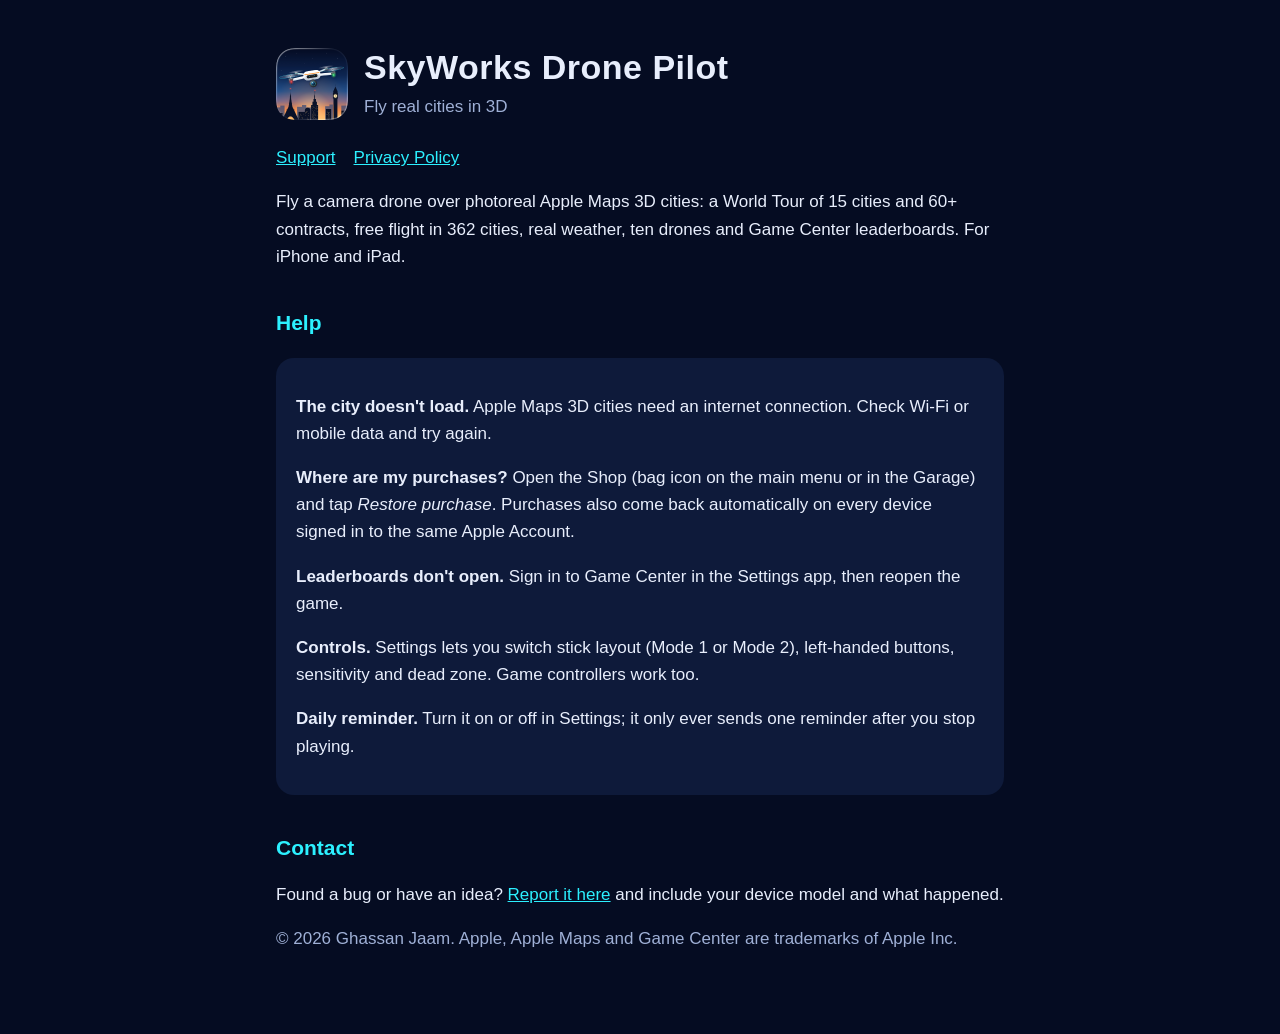
<file: index.html>
<!doctype html>
<html lang="en">
<head>
<meta charset="utf-8">
<meta name="viewport" content="width=device-width, initial-scale=1">
<title>SkyWorks Drone Pilot · Support</title>
<link rel="stylesheet" href="style.css">
</head>
<body>
<main>
<header>
  <img src="icon.png" alt="SkyWorks Drone Pilot app icon">
  <div><h1>SkyWorks Drone Pilot</h1><div class="dim">Fly real cities in 3D</div></div>
</header>
<nav><a href="index.html">Support</a><a href="privacy.html">Privacy Policy</a></nav>

<p>Fly a camera drone over photoreal Apple Maps 3D cities: a World Tour of 15 cities and 60+ contracts, free flight in
362 cities, real weather, ten drones and Game Center leaderboards. For iPhone and iPad.</p>

<h2>Help</h2>
<div class="card">
  <p><b>The city doesn't load.</b> Apple Maps 3D cities need an internet connection. Check Wi-Fi or mobile data and try again.</p>
  <p><b>Where are my purchases?</b> Open the Shop (bag icon on the main menu or in the Garage) and tap <i>Restore purchase</i>.
  Purchases also come back automatically on every device signed in to the same Apple Account.</p>
  <p><b>Leaderboards don't open.</b> Sign in to Game Center in the Settings app, then reopen the game.</p>
  <p><b>Controls.</b> Settings lets you switch stick layout (Mode 1 or Mode 2), left-handed buttons, sensitivity and dead
  zone. Game controllers work too.</p>
  <p><b>Daily reminder.</b> Turn it on or off in Settings; it only ever sends one reminder after you stop playing.</p>
</div>

<h2>Contact</h2>
<p>Found a bug or have an idea? <a href="https://github.com/ghassanjaa/skyworks-pilot/issues">Report it here</a>
and include your device model and what happened.</p>

<p class="dim">© 2026 Ghassan Jaam. Apple, Apple Maps and Game Center are trademarks of Apple Inc.</p>
</main>
</body>
</html>
</file>
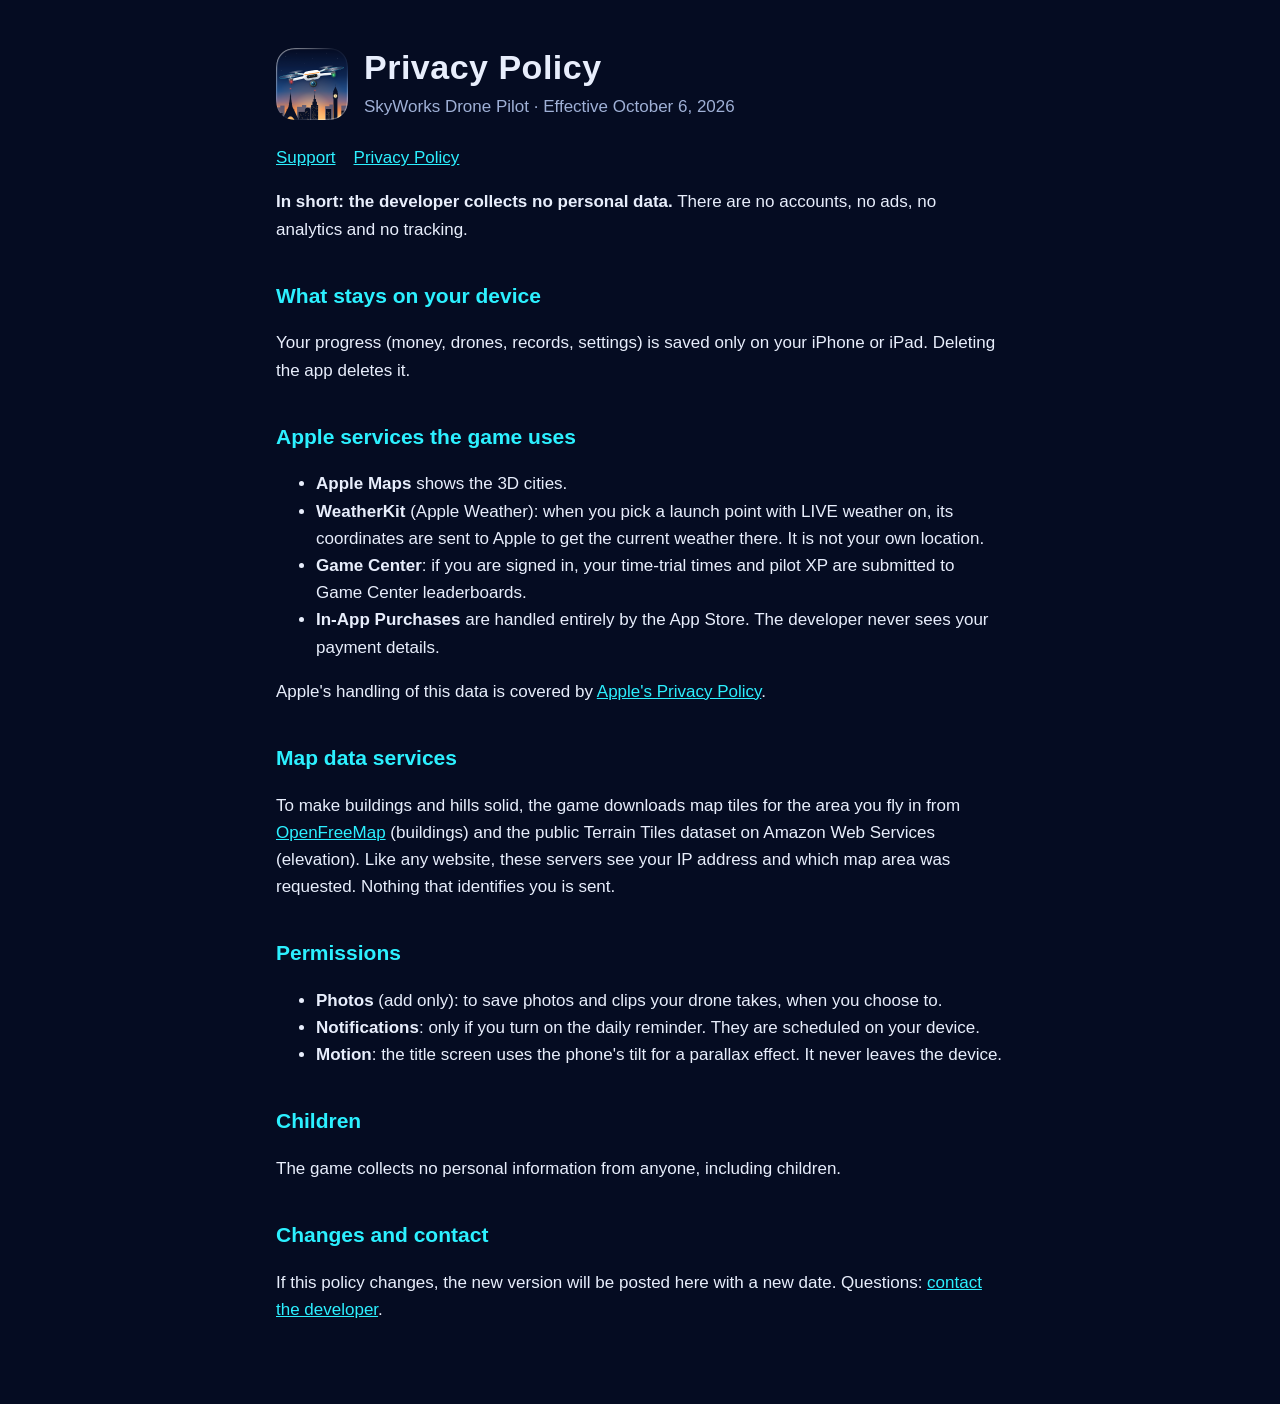
<file: privacy.html>
<!doctype html>
<html lang="en">
<head>
<meta charset="utf-8">
<meta name="viewport" content="width=device-width, initial-scale=1">
<title>SkyWorks Drone Pilot · Privacy Policy</title>
<link rel="stylesheet" href="style.css">
</head>
<body>
<main>
<header>
  <img src="icon.png" alt="SkyWorks Drone Pilot app icon">
  <div><h1>Privacy Policy</h1><div class="dim">SkyWorks Drone Pilot · Effective October 6, 2026</div></div>
</header>
<nav><a href="index.html">Support</a><a href="privacy.html">Privacy Policy</a></nav>

<p><b>In short: the developer collects no personal data.</b> There are no accounts, no ads, no analytics and no tracking.</p>

<h2>What stays on your device</h2>
<p>Your progress (money, drones, records, settings) is saved only on your iPhone or iPad. Deleting the app deletes it.</p>

<h2>Apple services the game uses</h2>
<ul>
  <li><b>Apple Maps</b> shows the 3D cities.</li>
  <li><b>WeatherKit</b> (Apple Weather): when you pick a launch point with LIVE weather on, its coordinates are sent to
  Apple to get the current weather there. It is not your own location.</li>
  <li><b>Game Center</b>: if you are signed in, your time-trial times and pilot XP are submitted to Game Center leaderboards.</li>
  <li><b>In-App Purchases</b> are handled entirely by the App Store. The developer never sees your payment details.</li>
</ul>
<p>Apple's handling of this data is covered by <a href="https://www.apple.com/legal/privacy/">Apple's Privacy Policy</a>.</p>

<h2>Map data services</h2>
<p>To make buildings and hills solid, the game downloads map tiles for the area you fly in from
<a href="https://openfreemap.org">OpenFreeMap</a> (buildings) and the public Terrain Tiles dataset on Amazon Web Services
(elevation). Like any website, these servers see your IP address and which map area was requested. Nothing that
identifies you is sent.</p>

<h2>Permissions</h2>
<ul>
  <li><b>Photos</b> (add only): to save photos and clips your drone takes, when you choose to.</li>
  <li><b>Notifications</b>: only if you turn on the daily reminder. They are scheduled on your device.</li>
  <li><b>Motion</b>: the title screen uses the phone's tilt for a parallax effect. It never leaves the device.</li>
</ul>

<h2>Children</h2>
<p>The game collects no personal information from anyone, including children.</p>

<h2>Changes and contact</h2>
<p>If this policy changes, the new version will be posted here with a new date. Questions:
<a href="https://github.com/ghassanjaa/skyworks-pilot/issues">contact the developer</a>.</p>
</main>
</body>
</html>
</file>
<file: style.css>
:root { --bg: #050c22; --panel: #0e1a3a; --text: #e8eefc; --dim: #9fb0d6; --accent: #2cf0ff; }
* { box-sizing: border-box; }
body { margin: 0; background: var(--bg); color: var(--text); font: 17px/1.6 -apple-system, BlinkMacSystemFont, "Helvetica Neue", sans-serif; }
main { max-width: 760px; margin: 0 auto; padding: 48px 16px 64px; }
h1 { font-size: 34px; line-height: 1.15; margin: 0 0 6px; letter-spacing: 0.5px; }
h2 { font-size: 21px; margin: 36px 0 8px; color: var(--accent); }
p, li { color: var(--text); }
.dim { color: var(--dim); }
a { color: var(--accent); }
.card { background: var(--panel); border-radius: 18px; padding: 18px 20px; margin: 18px 0; }
header { display: flex; align-items: center; gap: 16px; margin-bottom: 24px; }
header img { width: 72px; height: 72px; border-radius: 16px; }
nav a { margin-right: 18px; }
</file>
